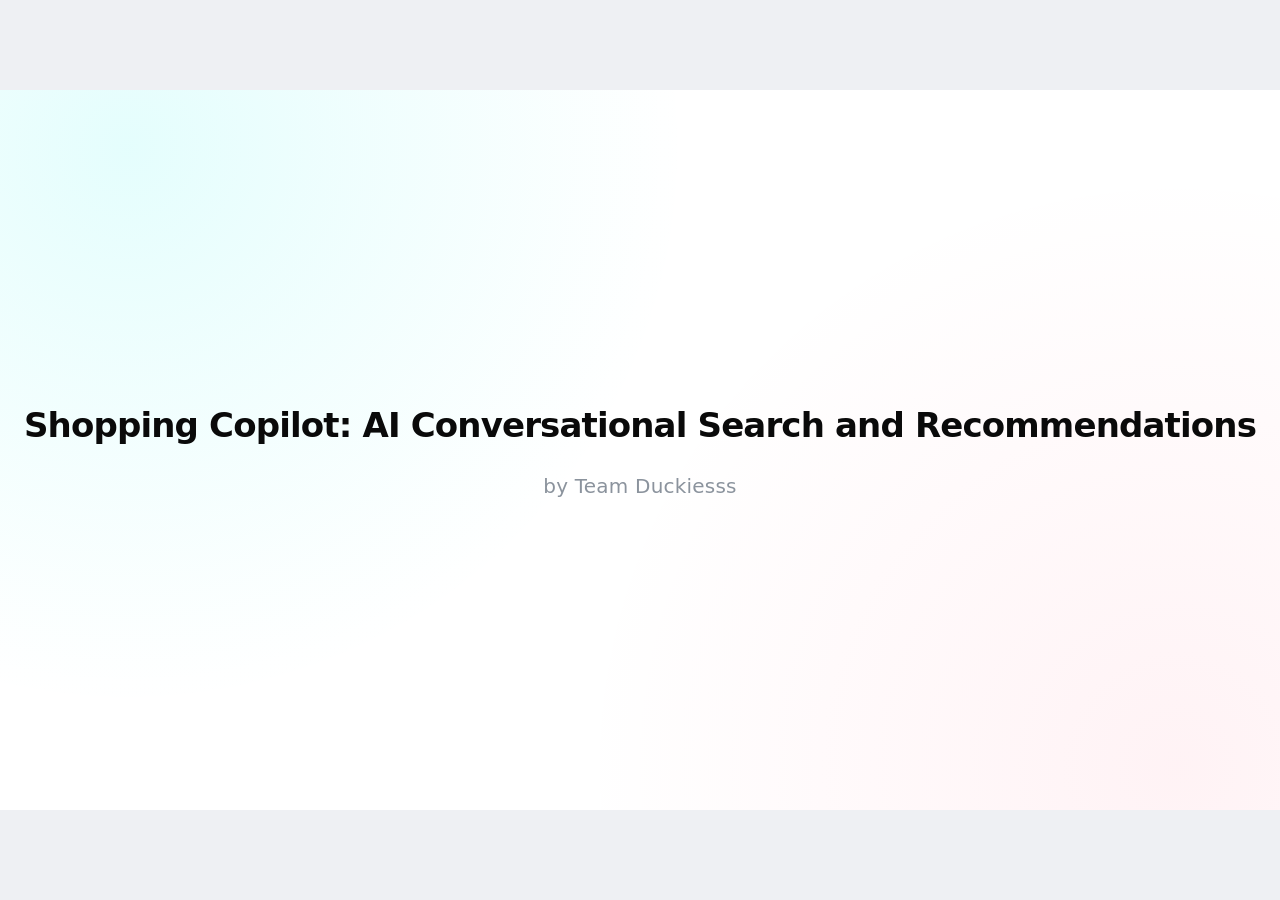
<file: presentation/baseline.html>
<!DOCTYPE html>
<html lang="en">
<head>
  <meta charset="UTF-8" />
  <meta name="viewport" content="width=device-width, initial-scale=1.0" />
  <title>Shopping Copilot</title>
  <style>
    :root {
      --bg: #ffffff;
      --surface: #f7f8fa;
      --border: #e4e7ec;
      --text: #0a0a0a;
      --heading: #0f1319;
      --muted: #8b939d;
      --label: #9aa2ac;
      --provided: #0a97c4;
      --shortcoming: #e5397a;
    }

    * { box-sizing: border-box; margin: 0; padding: 0; }
    html, body { height: 100%; }

    body {
      font-family: "Segoe UI", system-ui, -apple-system, "Helvetica Neue", Arial, sans-serif;
      background: #eef0f3;
      color: var(--text);
      line-height: 1.5;
      display: flex;
      align-items: center;
      justify-content: center;
      overflow: hidden;
    }

    /* fixed-size slide, scaled to the viewport by the script below */
    .slide {
      position: relative;
      width: 1280px;
      height: 720px;
      flex: 0 0 auto;
      overflow: hidden;
      cursor: pointer;
      transform-origin: center center;
      background:
        radial-gradient(circle at 10% 8%, rgba(37, 244, 238, 0.12), transparent 42%),
        radial-gradient(circle at 92% 94%, rgba(254, 44, 85, 0.06), transparent 44%),
        var(--bg);
    }

    /* each step fills the slide; crossfade + slight slide between them */
    .panel {
      position: absolute;
      inset: 0;
      display: flex;
      flex-direction: column;
      opacity: 0;
      transform: translateX(24px);
      transition: opacity 0.45s ease, transform 0.45s ease;
      pointer-events: none;
    }
    .panel.active {
      opacity: 1;
      transform: none;
      pointer-events: auto;
    }

    /* ---------------------------------------------------------------- title */
    .panel.title {
      align-items: center;
      justify-content: center;
      text-align: center;
      padding: 48px;
    }
    .title h1 {
      font-size: 34px;
      font-weight: 800;
      letter-spacing: -0.025em;
      color: var(--text);
      white-space: nowrap;
    }
    .title .by {
      margin-top: 20px;
      font-size: 20px;
      color: var(--muted);
      letter-spacing: 0.01em;
    }

    /* -------------------------------------------------------- shortcomings */
    .panel.shortcomings { padding: 44px 56px 48px; }

    .shortcomings h1 {
      font-size: 40px;
      font-weight: 800;
      letter-spacing: -0.022em;
      color: var(--text);
      margin-bottom: 24px;
    }

    .grid {
      flex: 1 1 auto;
      display: grid;
      grid-template-columns: 1fr 1fr;
      grid-auto-rows: 1fr;
      gap: 24px;
    }

    .card {
      background: var(--surface);
      border: 1px solid var(--border);
      border-radius: 16px;
      padding: 34px 34px;
      display: flex;
      flex-direction: column;
      transition: opacity 0.3s ease, border-color 0.3s ease, box-shadow 0.3s ease;
    }
    .card.dim { opacity: 0.38; }
    .card.lit {
      border-color: var(--provided);
      box-shadow: 0 10px 34px rgba(10, 151, 196, 0.18);
    }

    /* top block — badge in the gutter, label + heading indented beside it */
    .provided {
      display: flex;
      align-items: flex-start;
      gap: 14px;
    }

    .badge {
      flex: 0 0 auto;
      width: 24px;
      height: 24px;
      border-radius: 7px;
      background: rgba(10, 151, 196, 0.12);
      border: 1px solid rgba(10, 151, 196, 0.20);
      color: var(--provided);
      font-size: 12px;
      font-weight: 700;
      display: flex;
      align-items: center;
      justify-content: center;
      margin-top: 1px;
    }

    .tag {
      font-size: 10.5px;
      font-weight: 700;
      letter-spacing: 0.13em;
      text-transform: uppercase;
    }
    .tag.provided-tag { color: var(--label); }
    .tag.shortcoming-tag { color: var(--shortcoming); }

    .provided h2 {
      font-size: 19px;
      font-weight: 700;
      color: var(--heading);
      letter-spacing: -0.01em;
      margin-top: 4px;
    }

    .divider {
      border-top: 1px solid #e6e9ee;
      margin: 18px 0 16px;
    }

    .shortcoming h3 {
      font-size: 18px;
      font-weight: 700;
      color: var(--heading);
      letter-spacing: -0.01em;
      margin-top: 9px;
    }

    .shortcoming p {
      font-size: 13.5px;
      line-height: 1.5;
      color: var(--muted);
      margin-top: 11px;
      max-width: 540px;
    }
  </style>
</head>
<body>
  <div class="slide" id="slide">

    <section class="panel title active">
      <h1>Shopping Copilot: AI Conversational Search and Recommendations</h1>
      <div class="by">by Team Duckiesss</div>
    </section>

    <section class="panel shortcomings">
      <h1>Shortcomings of the provided baseline agent</h1>

      <div class="grid">
        <div class="card">
          <div class="provided">
            <span class="badge">1</span>
            <div>
              <div class="tag provided-tag">Provided</div>
              <h2>A clarification question each turn</h2>
            </div>
          </div>
          <div class="divider"></div>
          <div class="shortcoming">
            <div class="tag shortcoming-tag">Shortcoming</div>
            <h3>It never asks one.</h3>
            <p>The customer only reveals a constraint when asked for that attribute, so nine of the ten turns return no new information.</p>
          </div>
        </div>

        <div class="card">
          <div class="provided">
            <span class="badge">2</span>
            <div>
              <div class="tag provided-tag">Provided</div>
              <h2>Per-session state and a user profile</h2>
            </div>
          </div>
          <div class="divider"></div>
          <div class="shortcoming">
            <div class="tag shortcoming-tag">Shortcoming</div>
            <h3>It reads only the current turn.</h3>
            <p>Constraints never accumulate, the profile is unused, and an intent override or a &ldquo;no preference&rdquo; reply is not handled.</p>
          </div>
        </div>

        <div class="card">
          <div class="provided">
            <span class="badge">3</span>
            <div>
              <div class="tag provided-tag">Provided</div>
              <h2>Full-text search over 50,000 products</h2>
            </div>
          </div>
          <div class="divider"></div>
          <div class="shortcoming">
            <div class="tag shortcoming-tag">Shortcoming</div>
            <h3>One query shape: all keywords joined by OR.</h3>
            <p>It cannot require two attributes together, so a single rare word outranks a product matching the whole description.</p>
          </div>
        </div>

        <div class="card">
          <div class="provided">
            <span class="badge">4</span>
            <div>
              <div class="tag provided-tag">Provided</div>
              <h2>A ranked Top-10 recommendation list</h2>
            </div>
          </div>
          <div class="divider"></div>
          <div class="shortcoming">
            <div class="tag shortcoming-tag">Shortcoming</div>
            <h3>It returns the index's first ten rows unchanged.</h3>
            <p>With no reranking stage, nothing demotes the wrong colour, an over-budget price, or an item the customer already rejected.</p>
          </div>
        </div>
      </div>
    </section>
  </div>

  <script>
    (function () {
      var slide = document.getElementById("slide");
      var titlePanel = slide.querySelector(".panel.title");
      var shortPanel = slide.querySelector(".panel.shortcomings");
      var cards = Array.prototype.slice.call(shortPanel.querySelectorAll(".card"));

      // 0 = title; 1..4 = shortcomings slide with card N highlighted
      var MAX = 4;
      var step = 0;

      function render() {
        titlePanel.classList.toggle("active", step === 0);
        shortPanel.classList.toggle("active", step >= 1);
        cards.forEach(function (card, i) {
          var lit = step >= 1 && i === step - 1;
          card.classList.toggle("lit", lit);
          card.classList.toggle("dim", step >= 1 && !lit);
        });
      }

      function go(delta) {
        var next = Math.max(0, Math.min(MAX, step + delta));
        if (next === step) return;
        step = next;
        render();
      }

      slide.addEventListener("click", function () { go(1); });
      document.addEventListener("keydown", function (e) {
        if (e.key === "ArrowRight" || e.key === "PageDown" || e.key === " ") { e.preventDefault(); go(1); }
        if (e.key === "ArrowLeft" || e.key === "PageUp") go(-1);
      });
      render();

      // Scale the fixed 1280x720 slide to fit whatever window it is viewed in.
      function fit() {
        var s = Math.min(window.innerWidth / 1280, window.innerHeight / 720);
        slide.style.transform = "scale(" + s + ")";
      }
      fit();
      window.addEventListener("resize", fit);
    })();
  </script>
</body>
</html>
</file>
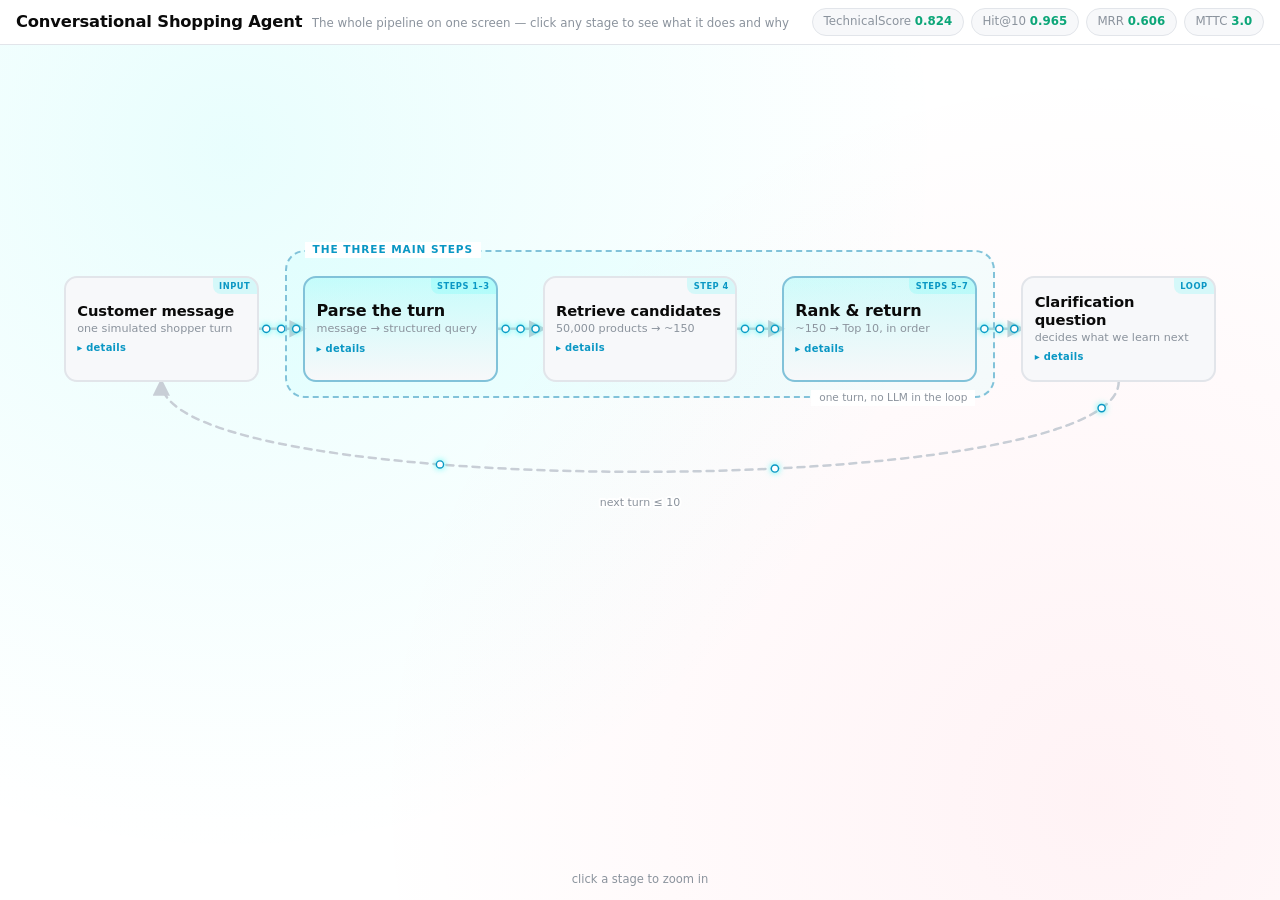
<file: presentation/index-simple.html>
<!DOCTYPE html>
<html lang="en">
<head>
  <meta charset="UTF-8" />
  <meta name="viewport" content="width=device-width, initial-scale=1.0" />
  <title>TechJam Agent — Pipeline</title>
  <style>
    :root {
      --bg: #ffffff;
      --surface: #f7f8fa;
      --border: #e2e5ea;
      --text: #0a0a0a;
      --muted: #8b939d;
      --accent: #0a97c4;
      --cyan: #25f4ee;
      --accent-soft: rgba(37, 244, 238, 0.16);
      --success: #0ca678;
    }

    * { box-sizing: border-box; margin: 0; padding: 0; }
    html, body { height: 100%; }

    body {
      font-family: "Segoe UI", system-ui, -apple-system, sans-serif;
      background: var(--bg);
      color: var(--text);
      line-height: 1.5;
      display: flex;
      flex-direction: column;
      overflow: hidden;
    }

    /* --------------------------------------------------------------- header */
    header {
      flex: 0 0 auto;
      display: flex;
      align-items: center;
      gap: 1rem;
      padding: 0.5rem 1rem;
      border-bottom: 1px solid var(--border);
    }
    .brand { display: flex; align-items: baseline; gap: 0.6rem; min-width: 0; }
    .brand h1 { font-size: 1.02rem; font-weight: 650; letter-spacing: -0.01em; white-space: nowrap; }
    .brand .tagline { font-size: 0.74rem; color: var(--muted); white-space: nowrap; overflow: hidden; text-overflow: ellipsis; }

    .metrics { margin-left: auto; display: flex; gap: 0.4rem; }
    .metric {
      background: var(--surface);
      border: 1px solid var(--border);
      border-radius: 999px;
      padding: 0.26rem 0.68rem;
      font-size: 0.74rem;
      color: var(--muted);
      white-space: nowrap;
    }
    .metric strong { color: var(--success); font-weight: 700; }
    @media (max-width: 860px) { .brand .tagline { display: none; } }
    @media (max-width: 620px) { .metric:nth-child(n+3) { display: none; } }

    /* ---------------------------------------------------------------- stage */
    .stage {
      flex: 1 1 auto;
      position: relative;
      overflow: hidden;
      background:
        radial-gradient(circle at 18% 12%, rgba(37, 244, 238, 0.10), transparent 55%),
        radial-gradient(circle at 86% 88%, rgba(254, 44, 85, 0.06), transparent 55%),
        var(--bg);
    }
    .layer { position: absolute; inset: 0; }

    /* ----------------------------------------------------------------- wires */
    .wires { position: absolute; inset: 0; overflow: visible; pointer-events: none; transition: opacity 0.3s; }
    .wires.dim { opacity: 0; }
    .wire { fill: none; stroke: #c8ced6; stroke-width: 2.5; stroke-linecap: round; }
    .wire.loop { stroke-dasharray: 7 6; animation: march 1.1s linear infinite; }
    @keyframes march { to { stroke-dashoffset: -13; } }
    .wire-label {
      fill: var(--muted); font-size: 11px; font-family: inherit;
      paint-order: stroke; stroke: var(--bg); stroke-width: 4px; stroke-linejoin: round;
    }
    .fd {
      fill: #ffffff; stroke: var(--accent); stroke-width: 1.4;
      filter: drop-shadow(0 0 3px color-mix(in srgb, var(--cyan) 80%, transparent));
    }

    /* ----------------------------------------------------------- group frame */
    .frame {
      position: absolute;
      border: 2px dashed color-mix(in srgb, var(--accent) 45%, var(--border));
      border-radius: 20px;
      background: color-mix(in srgb, var(--cyan) 5%, transparent);
      pointer-events: none;
      transition: opacity 0.3s ease;
      animation: pop 0.34s cubic-bezier(0.4, 0, 0.2, 1) both;
    }
    .frame.dim { opacity: 0; }
    .frame-label {
      position: absolute; top: -0.62rem; left: 18px;
      padding: 0 0.5rem;
      background: var(--bg);
      font-size: 0.66rem; font-weight: 700;
      text-transform: uppercase; letter-spacing: 0.09em;
      color: var(--accent);
      white-space: nowrap;
    }
    .frame-note {
      position: absolute; bottom: -0.62rem; right: 18px;
      padding: 0 0.5rem;
      background: var(--bg);
      font-size: 0.66rem; color: var(--muted);
      white-space: nowrap;
    }
    @media (max-width: 700px) { .frame-note { display: none; } }

    /* ----------------------------------------------------------------- nodes */
    .node {
      position: absolute;
      background: var(--surface);
      border: 2px solid var(--border);
      border-radius: 13px;
      padding: 0.5rem 0.7rem;
      display: flex; flex-direction: column; justify-content: center; gap: 0.12rem;
      text-align: left;
      cursor: pointer;
      font: inherit; color: inherit;
      overflow: hidden;
      animation: pop 0.34s cubic-bezier(0.4, 0, 0.2, 1) both;
      transition: transform 0.5s cubic-bezier(0.4, 0, 0.2, 1), opacity 0.4s ease,
                  border-color 0.18s, box-shadow 0.18s, background 0.18s;
    }
    @keyframes pop {
      from { opacity: 0; transform: translateY(12px) scale(0.96); }
      to   { opacity: 1; transform: none; }
    }
    .node:hover { border-color: var(--accent); }
    .node.group {
      border-color: color-mix(in srgb, var(--accent) 45%, var(--border));
      background: linear-gradient(180deg, var(--accent-soft), var(--surface));
    }
    .node.away { opacity: 0; transform: scale(0.82) !important; pointer-events: none; }
    .node.hero {
      z-index: 4;
      border-color: var(--accent);
      background: var(--accent-soft);
      box-shadow: 0 12px 34px rgba(10, 20, 40, 0.16), 0 0 0 4px rgba(10, 151, 196, 0.16);
      cursor: default;
    }
    .node.hero .n-hint { display: none; }

    .n-tag {
      position: absolute; top: 0; right: 0;
      font-size: 0.52rem; text-transform: uppercase; letter-spacing: 0.06em; font-weight: 700;
      padding: 0.1rem 0.4rem;
      color: var(--accent);
      background: var(--accent-soft);
      border-bottom-left-radius: 8px;
    }
    .n-title { font-weight: 650; font-size: 0.92rem; line-height: 1.2; letter-spacing: -0.005em; }
    .node.group .n-title { font-size: 1rem; }
    .n-sub { font-size: 0.7rem; color: var(--muted); line-height: 1.25; }
    .n-hint { margin-top: 0.2rem; font-size: 0.62rem; font-weight: 700; letter-spacing: 0.03em; color: var(--accent); }

    /* ----------------------------------------------------------- sub-steps */
    .strip {
      position: absolute; left: 0; right: 0; z-index: 3;
      display: flex; justify-content: center; align-items: stretch;
      gap: 8px; padding: 0 24px;
      pointer-events: none;
    }
    .strip[hidden] { display: none; }
    .sub {
      flex: 0 1 190px; min-width: 0;
      display: flex; flex-direction: column; justify-content: center; gap: 0.12rem;
      background: var(--surface);
      border: 1.5px solid color-mix(in srgb, var(--accent) 30%, var(--border));
      border-radius: 10px;
      padding: 0.5rem 0.7rem;
      text-align: center;
      pointer-events: auto;
      font: inherit; color: inherit; cursor: pointer;
      opacity: 0; transform: translateY(6px) scale(0.96);
      transition: opacity 0.3s ease, transform 0.3s cubic-bezier(0.4, 0, 0.2, 1),
                  border-color 0.18s, background 0.18s, box-shadow 0.18s;
    }
    .strip.show .sub { opacity: 1; transform: none; }
    .sub:hover { border-color: var(--accent); }
    .sub.active {
      border-color: var(--accent);
      background: var(--accent-soft);
      box-shadow: 0 0 0 3px rgba(10, 151, 196, 0.14);
    }
    .sub .s-n {
      font-size: 0.64rem; font-weight: 700; letter-spacing: 0.06em;
      text-transform: uppercase; color: var(--accent);
    }
    .sub .s-t { font-size: 0.98rem; font-weight: 650; line-height: 1.2; letter-spacing: -0.005em; }
    .sub .s-s {
      font-size: 0.74rem; color: var(--muted); line-height: 1.2;
      font-family: ui-monospace, SFMono-Regular, Menlo, monospace;
    }
    .sub-arrow { flex: 0 0 auto; align-self: center; color: var(--muted); font-size: 0.8rem; }

    /* --------------------------------------------------------------- detail */
    .detail {
      position: absolute; z-index: 3;
      overflow-x: hidden; overflow-y: auto;
      overscroll-behavior: contain;
      padding-right: 4px;
      opacity: 0; transform: translateY(10px);
      transition: opacity 0.34s 0.12s ease, transform 0.34s 0.12s cubic-bezier(0.4, 0, 0.2, 1);
    }
    .detail.show { opacity: 1; transform: none; }
    .detail[hidden] { display: none; }

    .d-file {
      font-size: 0.8rem; font-weight: 700; letter-spacing: 0.02em;
      color: var(--success);
      background: var(--surface); border: 1px solid var(--border);
      border-radius: 5px; padding: 0.12rem 0.45rem; display: inline-block;
      font-family: ui-monospace, SFMono-Regular, Menlo, monospace;
    }
    .d-lead { font-size: 1rem; color: var(--text); margin: 0.5rem 0 0.2rem; max-width: 104ch; }
    .d-cols { display: flex; flex-wrap: wrap; gap: 0.3rem 2.4rem; margin-top: 0.35rem; }
    .d-cols > div { min-width: 0; }
    .d-main { flex: 1.45 1 420px; }
    .d-side { flex: 1 1 320px; }
    .detail h4 {
      font-size: 0.72rem; text-transform: uppercase; letter-spacing: 0.08em;
      color: var(--muted); font-weight: 700;
      margin: 0.55rem 0 0.3rem; padding-bottom: 0.2rem;
      border-bottom: 1px solid var(--border);
    }
    .detail ul { list-style: none; margin: 0; }
    .detail li {
      position: relative; padding-left: 1rem;
      font-size: 0.95rem; line-height: 1.45;
      margin-bottom: 0.3rem; color: var(--text);
    }
    .detail li::before {
      content: ""; position: absolute; left: 0; top: 0.5em;
      width: 5px; height: 5px; border-radius: 50%; background: var(--accent);
    }
    .detail p.d-why { font-size: 0.95rem; line-height: 1.5; color: var(--text); }
    /* -------------------------------------------- group overview: step list */
    /* short overviews sit in the middle of the page instead of hugging the
       top-left corner; `safe center` keeps the top reachable if it overflows */
    .detail.center {
      display: flex; flex-direction: column; align-items: center;
      justify-content: center;
      justify-content: safe center;
      text-align: center;
    }
    .detail.center .d-lead { max-width: 86ch; }
    .detail.center .d-steps { text-align: left; margin-left: auto; margin-right: auto; }

    .d-steps { list-style: none; counter-reset: ds; margin: 0.5rem 0 0; max-width: 74ch; }
    .d-steps li {
      counter-increment: ds;
      position: relative; padding-left: 2.1rem;
      margin-bottom: 0.55rem;
      display: flex; flex-wrap: wrap; align-items: baseline; gap: 0 0.55rem;
    }
    .d-steps li::before {
      content: counter(ds);
      position: absolute; left: 0; top: 0.06em;
      width: 1.45rem; height: 1.45rem; border-radius: 50%;
      display: grid; place-items: center;
      background: var(--accent-soft); color: var(--accent);
      border: 1px solid color-mix(in srgb, var(--accent) 40%, var(--border));
      font-size: 0.76rem; font-weight: 700;
    }
    .ds-t { font-size: 1rem; font-weight: 650; letter-spacing: -0.005em; }
    .ds-d { flex: 1 1 380px; font-size: 0.95rem; line-height: 1.45; color: var(--muted); }
    .d-foot { margin-top: 0.5rem; font-size: 0.8rem; color: var(--muted); }

    /* ------------------------------------------------- inline detail diagram */
    .d-diagram { margin: 0.5rem auto 0.1rem; max-width: 980px; }
    .d-diagram svg { display: block; width: 100%; height: auto; overflow: visible; }
    .dg-box {
      fill: var(--surface);
      stroke: color-mix(in srgb, var(--accent) 40%, var(--border));
      stroke-width: 1.4;
    }
    .dg-box.out { fill: var(--accent-soft); stroke: var(--accent); stroke-width: 1.8; }
    .dg-t { fill: var(--text); font-family: inherit; font-size: 11.5px; font-weight: 650; }
    .dg-s {
      fill: var(--muted); font-size: 9.6px;
      font-family: ui-monospace, SFMono-Regular, Menlo, monospace;
    }
    .dg-o { fill: var(--text); font-family: inherit; font-size: 12.5px; font-weight: 700; }
    .dg-cap { fill: var(--muted); font-family: inherit; font-size: 10px; }
    .dg-w { fill: none; stroke: #c8ced6; stroke-width: 1.6; stroke-linecap: round; }

    .d-eg {
      margin-top: 0.45rem; padding: 0.55rem 0.7rem;
      background: var(--surface); border-left: 3px solid var(--accent);
      border-radius: 6px; font-size: 0.9rem; line-height: 1.5;
    }

    /* --------------------------------------------------------------- chrome */
    .back {
      position: absolute; left: 14px; top: 14px; z-index: 6;
      border: 1px solid var(--border); background: var(--surface);
      border-radius: 9px; padding: 0.34rem 0.7rem;
      font: inherit; font-weight: 600; font-size: 0.8rem;
      color: var(--accent); cursor: pointer;
      box-shadow: 0 6px 16px rgba(10, 20, 40, 0.08);
    }
    .back:hover { border-color: var(--accent); }
    .back[hidden] { display: none; }

    .hint {
      position: absolute; left: 50%; bottom: 12px; transform: translateX(-50%);
      font-size: 0.72rem; color: var(--muted);
      pointer-events: none; white-space: nowrap;
    }
    @media (max-width: 640px) { .hint { display: none; } }

    /* short windows (13" laptop, projector): shrink the copy rather than scroll it */
    @media (max-height: 760px) {
      .d-lead { font-size: 0.92rem; margin-top: 0.4rem; }
      .detail li { font-size: 0.85rem; line-height: 1.35; margin-bottom: 0.22rem; }
      .detail p.d-why { font-size: 0.85rem; line-height: 1.38; }
      .d-eg { font-size: 0.8rem; padding: 0.42rem 0.6rem; }
      .d-diagram { max-width: 700px; margin-top: 0.35rem; }
      .d-steps li { margin-bottom: 0.4rem; }
      .ds-t { font-size: 0.92rem; }
      .ds-d { font-size: 0.85rem; line-height: 1.38; }
      .detail h4 { margin: 0.42rem 0 0.24rem; }
      .sub { padding: 0.4rem 0.6rem; }
    }

    @media (prefers-reduced-motion: reduce) {
      .node, .detail, .frame { animation: none; transition: opacity 0.2s; }
      .wire.loop { animation: none; }
      .fd { display: none; }
    }
  </style>
</head>
<body>
  <header>
    <div class="brand">
      <h1>Conversational Shopping Agent</h1>
      <span class="tagline">The whole pipeline on one screen — click any stage to see what it does and why</span>
    </div>
    <div class="metrics">
      <span class="metric">TechnicalScore <strong>0.824</strong></span>
      <span class="metric">Hit@10 <strong>0.965</strong></span>
      <span class="metric">MRR <strong>0.606</strong></span>
      <span class="metric">MTTC <strong>3.0</strong></span>
    </div>
  </header>

  <div class="stage" id="stage">
    <svg class="wires" id="wires" xmlns="http://www.w3.org/2000/svg" xmlns:xlink="http://www.w3.org/1999/xlink"></svg>
    <div class="layer" id="frames"></div>
    <div class="layer" id="nodes"></div>
    <div class="strip" id="substeps" hidden></div>
    <div class="detail" id="detail" hidden></div>
    <button class="back" id="back" hidden>&larr; Back</button>
    <p class="hint" id="hint">click a stage to zoom in</p>
  </div>

  <script>
    /* ============================================================= structure */
    const ORDER = ["input", "understand", "retrieve", "rank", "question"];
    const GROUPY = new Set(["understand", "rank"]);
    const META = {
      input:      { tag: "Input",      title: "Customer message",      sub: "one simulated shopper turn" },
      understand: { tag: "Steps 1–3",  title: "Parse the turn",        sub: "message → structured query" },
      retrieve:   { tag: "Step 4",     title: "Retrieve candidates",   sub: "50,000 products → ~150" },
      rank:       { tag: "Steps 5–7",  title: "Rank & return",         sub: "~150 → Top 10, in order" },
      question:   { tag: "Loop",       title: "Clarification question", sub: "decides what we learn next" },
    };

    /* sub-step chips shown inside a focused group box; id -> DETAIL entry */
    const SUBSTEPS = {
      understand: [
        { id: "parse",   n: "Step 1", t: "Parse message",     s: "parser.py" },
        { id: "session", n: "Step 2", t: "Session store",     s: "session_store.py" },
        { id: "plan",    n: "Step 3", t: "Build search plan", s: "search_plan.py" },
      ],
      rank: [
        { id: "rerank", n: "Step 5", t: "Rule-based rerank",    s: "rerank.py" },
        { id: "cross",  n: "Step 6", t: "Cross-encoder rerank", s: "cross_encoder_rerank.py" },
        { id: "output", n: "Step 7", t: "Top 10 + response",    s: "agent.py" },
      ],
    };

    /* ================================================= leaf detail content */
    const DETAIL = {
      input: {
        file: "evaluator/local_evaluator.py",
        lead: "Each session is one shopper and up to ten turns. There is no real conversation log behind it — the evaluator writes every message from a hidden card it builds out of the target product itself.",
        how: [
          "The card is made from the target's own title, features and details, each clue trimmed to 180 characters. So the shopper quotes the product back at us, almost word for word.",
          "It holds only about four clues in total: two hard requirements and two soft preferences. There is not much to extract, which is why asking the right question matters more than asking often.",
          "Four scenario types, and we are never told which one we are in. Buying states a requirement in the opener; browsing opens with “still exploring”; intent override replaces a preference on turn 3 or 4; boundary refuses our first question, then answers normally.",
          "A reply only carries information if it matches the attribute we asked about, and it gives at most two new clues per turn. Ask for something already covered and we get “I don't have an additional preference for colour.”",
          "The session stops the moment the target appears in our Top 10 — turn 3 with the right answer beats turn 8 with a better one.",
        ],
        why: "Because the shopper is generated from the target, the words in a reply are usually a verbatim string from that product's catalog row. Matching that wording is not a loophole; it is the strongest honest signal available. So the rest of the pipeline is built around carrying those exact words through to the ranking step instead of paraphrasing them away.",
        eg: "Turn 1 — “I'm looking for Men's T-Shirts. A key requirement is: fabric type: 100% cotton.”<br>Turn 2 — “For that, what matters is: 4.3 oz jersey knit; tagless collar.”",
      },
      understand: {
        file: "parser.py · session_store.py · search_plan.py",
        lead: "Three deterministic passes turn one turn of free text into a query the search stages can act on. No model, no API call — the same message always produces the same query.",
        steps: [
          { t: "Parse message", d: "Name what we can: material, colour, size, price, category — plus flags for a change of mind, a “no preference” answer, or a complaint." },
          { t: "Session store", d: "Fold it into one state per session, so a clue from turn 2 still counts on turn 6 and we never ask for the same thing twice." },
          { t: "Build search plan", d: "Emit required, optional and excluded terms — and the shopper's own sentences, kept word for word for retrieval and ranking alike." },
        ],
      },
      rank: {
        file: "rerank.py · cross_encoder_rerank.py · agent.py",
        lead: "Retrieval hands over roughly 150 plausible products. This stage decides the order — which matters, because the score cares a lot about whether the right one is 1st or 8th.",
        steps: [
          { t: "Rule-based rerank", d: "A hand-written score over all 150: seven signals add points, four penalties take them away. This decides who makes the shortlist." },
          { t: "Cross-encoder rerank", d: "A small pretrained model re-reads the top 15 with query and product side by side, and adjusts the order. Reordering only." },
          { t: "Top 10 + response", d: "The first 10 valid catalog IDs, best first, plus the attribute we want answered next. Zero tokens — no language model in the loop." },
        ],
      },
      parse: {
        file: "starter/components/parser.py",
        lead: "Turns one message into a list of constraints — attribute, value, positive or negative — plus three flags describing what kind of turn it was.",
        how: [
          "Word lists for material, colour, size, style, category, use case and features; a pattern for “brand X”; a pattern for price, where “under $40” becomes a hard cap and a bare “$25” becomes “around $25”.",
          "“No polyester” and “without pockets” are read as exclusions, not requirements — the same word lists are checked twice, once for each polarity.",
          "Three flags per turn: a change of mind (“actually”, “ignore my earlier preference”, “instead”), a waived attribute (“no preference”, “use your judgment”), and dissatisfaction (“not quite right”).",
          "Anything outside those lists is dropped. That is a real limitation and we treat it as one rather than papering over it.",
        ],
        why: "We tried to make the parser understand more, and stopped. Product wording is open-ended — “4.3 oz jersey knit” is exactly the phrase that identifies one t-shirt out of 50,000, and no word list will ever contain it. So retrieval and ranking read the raw sentence instead, and the parser keeps the two jobs it does reliably: naming a colour, material or price, and noticing a change of mind.",
        eg: "“Something in black, 100% cotton, under $40, no polyester.” → colour = black · material = cotton · budget = maximum $40 · material ≠ polyester",
      },
      session: {
        file: "starter/components/session_store.py",
        lead: "One state object per session holding everything the shopper has told us, everything we have already asked, and everything they have said they don't care about.",
        how: [
          "Constraints accumulate and nothing is forgotten between turns. The question policy reads the same state, which is how it avoids repeating itself.",
          "Change of mind: clear only the attribute being replaced, move its old value into the exclusion list, and mark that attribute open again so we can ask a follow-up about it.",
          "Waived attribute (“no preference for colour”): mark colour unconstrained, then stop asking about it and stop scoring it.",
          "The category from the opening line is stored separately, and a change of mind never clears it — someone changing their mind about fabric is still shopping for t-shirts.",
        ],
        why: "Our first version wiped the whole state on a change of mind and kept only the category. That threw away several turns of still-valid clues to honour one correction, and intent override was our weakest scenario because of it. Replacing just the changed attribute, and keeping the earlier clues at reduced weight, took that scenario from 0.833 to 0.967 Hit Rate.",
        eg: "Turns 1–2 give cotton, black, under $40. Turn 3: “Actually, ignore my earlier preference. What I need is: 100% polyester.” → cotton becomes an exclusion, polyester replaces it, black and the $40 cap survive untouched.",
      },
      plan: {
        file: "starter/components/search_plan.py · snippets.py",
        lead: "Builds the query object that retrieval and ranking both read: required, optional and excluded terms, plus the shopper's sentences exactly as they said them.",
        how: [
          "Sentences are cut from the raw message, not from the parser output. We strip the opener (“I'm looking for men's t-shirts,”), keep what follows the colon, split on semicolons and full stops, and drop turns that carry no information at all (“I don't have a preference for size”, “not quite right”).",
          "Clues given before a change of mind are kept at 0.35 weight rather than deleted, because the shopper replaced one thing, not everything.",
          "The anonymised profile's preference tags come in as optional terms: a small bonus if matched, never a requirement.",
          "The same list of sentences goes to retrieval and to ranking. Guaranteeing that is the entire reason this file exists.",
        ],
        why: "Ranking a product on a thinner query than the one that found it is what buried correct answers in the middle of the list. Feeding the raw sentences to retrieval lifted pool recall from 0.860 to 0.985; feeding the identical text to the ranker was worth another 0.018 on the final score, 0.772 → 0.790.",
        eg: "“For that, what matters is: 4.3 oz jersey knit; tagless collar.” → [“4.3 oz jersey knit”, “tagless collar”]",
      },
      retrieve: {
        file: "starter/components/retrieval.py",
        lead: "Cuts 50,000 products down to about 150 for the ranker to sort. It runs on SQLite's built-in full-text index, held in memory, built once when the agent starts (~40 s) and reused by every session.",
        how: [
          "Alongside the index we count how many products contain each word in the catalog. That tells us which of the shopper's words are genuinely rare, and rare words are what find one product out of 50,000 — “tagless” narrows things down, “comfortable” does not.",
          "Path A — take the four rarest words of each disclosed sentence and require all of them. If that returns nothing it relaxes: four words, then two, then any of them.",
          "Path B — one query that requires every clue at once, each clue matching any of its own words. If it comes back empty, drop the least selective clue and try again.",
          "Paths C and D — the category from the opening line, and the colour / material / brand the parser found, as broad queries. These are the safety net on a vague first turn.",
          "All paths are merged, then cut to 150 by how strong the evidence is: a product that satisfied a full multi-clue match ranks above one that merely matched a broad query, whatever the raw BM25 number says.",
        ],
        why: "If the target is not in this pool, the turn is lost no matter how good the ranking is — so this stage is judged on recall alone and only orders things loosely. The tiering matters more than it sounds: BM25 scores from a short broad query and a strict multi-clause one are not comparable, and before we tiered them a loose match could push a genuine one out of the pool entirely.",
        eg: "Measured with scripts/recall_check.py at a 200-product pool: the target is in the pool for 98.5% of sessions once everything has been disclosed, and 62.5% from the opening message alone.",
      },
      rerank: {
        file: "starter/components/rerank.py",
        lead: "One score per candidate, entirely hand-written and readable end to end. Seven terms add evidence, four take it away, and the total decides the order.",
        how: [
          "Exact sentence match: “fabric type: 100% cotton” in the title is worth 5 points, in the features or details 2.5, in the description 1. Punctuation is ignored on both sides — the shopper says “key: value” while our field text reads “key value”, so a plain substring test would miss on the colon alone.",
          "Partial credit: clues are cut off at 180 characters and can end mid-word, so each clue also scores the share of its words that the product contains. Scored per clue, so one long sentence cannot drown out three short ones.",
          "Word overlap weighted by where it lands (title 5.0 down to description 1.0), points for each named attribute the product contains, and rating × review count as a tie-break.",
          "Penalties are large on purpose: an excluded term costs up to 4 points, the wrong colour or material 3.5, over budget 5 or more, the wrong category 2.5. Showing something the shopper has already ruled out is worse than showing a merely mediocre match.",
        ],
        why: "Nothing here is learned, so every regression traces back to a single number that we can read and change. It is also fast enough to score 150 products per turn on a CPU, which is what lets the whole agent run offline with no API bill.",
        eg: "A plain cotton tee and the target both match “cotton”. The target also covers “4.3 oz jersey knit” and “tagless collar” — that coverage, not the word “cotton”, is what separates them.",
      },
      cross: {
        file: "starter/components/cross_encoder_rerank.py",
        lead: "A small pretrained ranking model (ms-marco-MiniLM-L-6-v2, about 90 MB) re-reads the top 15 with the query and the product text side by side, and adjusts the order.",
        how: [
          "final score = rule score + 2.0 × model score, applied to the top 15 only. Both numbers came from a sweep over the public set, in scripts/cross_encoder_sweep.py.",
          "A cross-encoder reads the pair together instead of comparing two separately-computed embeddings. That is slower, but far better at the last few positions — which is exactly where MRR is won.",
          "It runs locally on CPU: no API, no key, nothing billed per turn. The weights download once on first run and are cached after that.",
          "TECHJAM_CROSS_ENCODER_DISABLE=1 turns it off and returns the pure rule ranking, which is how we measure what it is actually worth.",
        ],
        why: "It is worth about +0.007 on the final score: MRR 0.583 → 0.606, with Hit Rate unchanged at 0.965 and identical in all four scenarios. Small, but it is the one stage that can improve the top of the list without risking the bottom of it, because it only reorders a shortlist the rules already agreed on. The clearest gain is on intent override, MRR 0.690 → 0.765.",
        eg: "The rules have the target 3rd. Read together with the query, it goes 1st — worth 0.67 of MRR on that session.",
      },
      output: {
        file: "starter/agent.py",
        lead: "Assemble the reply: up to 10 product IDs best first, a message, the attribute we want answered next, and a token count of zero.",
        how: [
          "The evaluator keeps the first 10 unique IDs that exist in the catalog and drops everything else, so there is nothing to gain from padding the list.",
          "A hit is exact parent_asin equality anywhere in those 10. MRR is 1 / position, so position is worth real points — 1st is worth five times 5th.",
          "If respond() throws or returns the wrong shape, the evaluator catches it and scores that turn as a miss. No crash, no error message, just a wasted turn — so the whole path is defensive.",
          "Token usage is reported as zero, because there is no language model in the loop at all.",
        ],
        why: "Everything upstream exists to fill these ten slots in the right order. It is also where we stay inside the competition rules: the standard library plus one small local model, no edits to the catalog, no IDs invented outside it, no training and no external calls.",
        eg: "{ recommendations: [{parent_asin: “B07…”}, … 10 items], ask_attribute: “feature”, usage: { prompt_tokens: 0, completion_tokens: 0 } }",
      },
      question: {
        file: "starter/components/questions.py",
        lead: "Pick the single attribute to ask about next. The shopper only answers the attribute we name, so this one choice decides what we learn on the following turn.",
        how: [
          "Never ask for something already answered, already asked, or explicitly waived — the session state tracks all three.",
          "Ask about a feature first, and not by taste: the evaluator files any clue it cannot label as budget, material, colour, size, style or use case under “feature”, which makes it by far the largest bucket of things left to learn.",
          "If the opening line already carried a hard requirement — a buying session — skip past category and spend the turns on details instead.",
          "From turn 5 the catch-all “other” moves up the list, and from turn 7 it wins outright. It matches any remaining clue whatsoever, which is the right move once the specific questions are exhausted.",
          "Straight after a change of mind, ask about the attribute that just changed, since the replacement usually arrives as a bare word (“polyester”) rather than the full detail we need.",
        ],
        why: "Rewriting this policy was the single biggest score gain in the project — +0.097, more than any retrieval or model change — and it costs nothing at runtime. It works because the simulated shopper is generous when asked precisely and silent when asked vaguely, and because time is scored: every wasted question adds a turn to MTTC and drags Efficiency down with it.",
        eg: "“What feature matters most to you?” (ask_attribute: feature) → “For that, what matters is: 4.3 oz jersey knit; tagless collar.” Two new clues, and the next retrieval finds the target.",
      },
    };

    /* ================================================ inline detail diagrams */
    /* four retrieval paths run independently, then merge into one pool */
    const PATHS = [
      { t: "Path A · rare terms",  s: "4 rarest words per clue, AND" },
      { t: "Path B · every clue",  s: "conjunctive, relaxes if empty" },
      { t: "Path C · category",    s: "from the opening line" },
      { t: "Path D · attributes",  s: "colour · material · brand" },
    ];

    function retrievalPathsSVG() {
      const BW = 204, BH = 46, GAP = 28, MX = 450, MY = 100;
      const boxes = PATHS.map((p, i) => {
        const x = i * (BW + GAP);
        /* land on distinct points of the merge box so the four heads funnel in
           rather than pile up on one pixel */
        return { ...p, x, cx: x + BW / 2, ex: MX + (i - 1.5) * 46 };
      });

      const wires = boxes
        .map((b) => `<path class="dg-w" d="M ${b.cx} ${BH} C ${b.cx} ${BH + 32}, ${b.ex} ${MY - 34}, ${b.ex} ${MY}" marker-end="url(#dgah)"/>`)
        .join("");

      const cells = boxes
        .map((b) =>
          `<rect class="dg-box" x="${b.x}" y="0" width="${BW}" height="${BH}" rx="10"/>` +
          `<text class="dg-t" x="${b.cx}" y="19" text-anchor="middle">${b.t}</text>` +
          `<text class="dg-s" x="${b.cx}" y="34" text-anchor="middle">${b.s}</text>`
        )
        .join("");

      return (
        `<div class="d-diagram"><svg viewBox="0 0 900 154" role="img" ` +
        `aria-label="Four retrieval paths — rare terms, every clue, category and attributes — merging into one pool of about 150 candidates.">` +
        `<defs><marker id="dgah" viewBox="0 0 10 10" refX="8" refY="5" markerWidth="6" markerHeight="6" orient="auto-start-reverse">` +
        `<path d="M0 0 L10 5 L0 10 z" fill="#c8ced6"/></marker></defs>` +
        wires + cells +
        `<rect class="dg-box out" x="300" y="${MY}" width="300" height="36" rx="11"/>` +
        `<text class="dg-o" x="${MX}" y="${MY + 23}" text-anchor="middle">merge → one pool of ~150</text>` +
        `<text class="dg-cap" x="${MX}" y="152" text-anchor="middle">` +
        `cut by evidence tier, not by raw BM25 — a full multi-clue match outranks a broad one</text>` +
        `</svg></div>`
      );
    }

    const DIAGRAMS = { retrieve: retrievalPathsSVG };

    /* ============================================================== elements */
    const STAGE  = document.getElementById("stage");
    const SVG    = document.getElementById("wires");
    const NODES  = document.getElementById("nodes");
    const FRAMES = document.getElementById("frames");
    const PANEL  = document.getElementById("detail");
    const SUB    = document.getElementById("substeps");
    const BACK   = document.getElementById("back");
    const HINT   = document.getElementById("hint");

    const state = { focused: null, sub: null, geo: null };

    const rect = () => STAGE.getBoundingClientRect();
    const nodeById = (nodes, id) => nodes.find((n) => n.id === id);

    /* --------------------------------------------------------------- layout */
    function layout() {
      const { width: W, height: H } = rect();
      const ids = ORDER;
      const n = ids.length;
      const gap = Math.max(28, Math.min(54, W * 0.035));
      const margin = Math.max(34, W * 0.05);
      let bw = (W - margin * 2 - gap * (n - 1)) / n;
      bw = Math.max(120, Math.min(208, bw));
      const bh = H < 760 ? 94 : 106;
      const total = bw * n + gap * (n - 1);
      const x0 = (W - total) / 2;
      const y = Math.max(66, H * 0.27);
      const nodes = ids.map((id, i) => ({ id, x: x0 + i * (bw + gap), y, w: bw, h: bh }));
      const wires = [];
      for (let i = 0; i < n - 1; i++) wires.push({ type: "h", from: ids[i], to: ids[i + 1] });
      wires.push({ type: "loop", from: "question", to: "input", label: "next turn ≤ 10" });
      const frames = [{
        from: "understand", to: "rank",
        label: "The three main steps",
        note: "one turn, no LLM in the loop",
        padX: Math.min(20, gap * 0.42), padTop: 26, padBottom: 16,
      }];
      return { nodes, wires, frames };
    }

    function wirePath(w, nodes) {
      const a = nodeById(nodes, w.from), b = nodeById(nodes, w.to);
      if (w.type === "h") {
        const x1 = a.x + a.w, y1 = a.y + a.h / 2, x2 = b.x, y2 = b.y + b.h / 2;
        const dx = Math.max(22, (x2 - x1) * 0.5);
        return `M ${x1} ${y1} C ${x1 + dx} ${y1}, ${x2 - dx} ${y2}, ${x2} ${y2}`;
      }
      const x1 = a.x + a.w / 2, y1 = a.y + a.h, x2 = b.x + b.w / 2, y2 = b.y + b.h;
      const drop = Math.max(y1, y2) + Math.min(120, a.y * 0.5 + 70);
      return `M ${x1} ${y1} C ${x1} ${drop}, ${x2} ${drop}, ${x2} ${y2}`;
    }
    function loopLabel(w, nodes) {
      const a = nodeById(nodes, w.from), b = nodeById(nodes, w.to);
      const y1 = a.y + a.h, y2 = b.y + b.h;
      const drop = Math.max(y1, y2) + Math.min(120, a.y * 0.5 + 70);
      return { x: (a.x + a.w / 2 + b.x + b.w / 2) / 2, y: drop + 4 };
    }

    /* --------------------------------------------------------------- paint */
    function paint() {
      const geo = layout();
      state.geo = geo;
      const { width: W, height: H } = rect();

      SVG.setAttribute("viewBox", `0 0 ${W} ${H}`);
      SVG.setAttribute("width", W);
      SVG.setAttribute("height", H);

      let m =
        `<defs><marker id="ah" viewBox="0 0 10 10" refX="8" refY="5" markerWidth="7" markerHeight="7" orient="auto-start-reverse">` +
        `<path d="M0 0 L10 5 L0 10 z" fill="#c8ced6"/></marker></defs>`;
      geo.wires.forEach((w, i) => {
        m += `<path id="w${i}" class="wire${w.type === "loop" ? " loop" : ""}" d="${wirePath(w, geo.nodes)}" marker-end="url(#ah)"/>`;
        if (w.label) {
          const lp = loopLabel(w, geo.nodes);
          m += `<text class="wire-label" x="${lp.x}" y="${lp.y}" text-anchor="middle">${w.label}</text>`;
        }
        const dur = w.type === "loop" ? 3.6 : 2.6;
        m += `<g class="dots">`;
        for (let k = 0; k < 3; k++) {
          m +=
            `<circle class="fd" r="3.6"><animateMotion dur="${dur}s" begin="${(-(k * dur) / 3).toFixed(2)}s" ` +
            `repeatCount="indefinite" calcMode="linear"><mpath href="#w${i}" xlink:href="#w${i}"/></animateMotion></circle>`;
        }
        m += `</g>`;
      });
      SVG.innerHTML = m;

      FRAMES.innerHTML = (geo.frames || []).map((f) => frameHTML(f, geo.nodes)).join("");

      NODES.innerHTML = geo.nodes.map((nd, i) => nodeHTML(nd, i)).join("");
      NODES.querySelectorAll(".node").forEach((el) => {
        el.addEventListener("animationend", () => { el.style.animation = "none"; }, { once: true });
        el.addEventListener("click", (ev) => { ev.stopPropagation(); onNode(el.dataset.id); });
      });

      if (state.focused) {
        applyFocus(state.focused);
      } else {
        SVG.classList.remove("dim");
        FRAMES.querySelectorAll(".frame").forEach((el) => el.classList.remove("dim"));
        PANEL.hidden = true;
        PANEL.classList.remove("show");
        SUB.hidden = true;
        SUB.classList.remove("show");
        BACK.hidden = true;
        HINT.textContent = "click a stage to zoom in";
      }
    }

    function frameHTML(f, nodes) {
      const a = nodeById(nodes, f.from), b = nodeById(nodes, f.to);
      if (!a || !b) return "";
      const x = a.x - f.padX;
      const y = a.y - f.padTop;
      const w = b.x + b.w + f.padX - x;
      const h = Math.max(a.h, b.h) + f.padTop + f.padBottom;
      return (
        `<div class="frame" style="left:${x}px;top:${y}px;width:${w}px;height:${h}px">` +
        `<span class="frame-label">${f.label}</span>` +
        (f.note ? `<span class="frame-note">${f.note}</span>` : "") +
        `</div>`
      );
    }

    function nodeHTML(nd, i) {
      const st = `left:${nd.x}px;top:${nd.y}px;width:${nd.w}px;height:${nd.h}px;animation-delay:${i * 40}ms`;
      const meta = META[nd.id];
      const grp = GROUPY.has(nd.id);
      const hint = "▸ details";
      return (
        `<button class="node ${grp ? "group" : ""}" data-id="${nd.id}" style="${st}">` +
        `<span class="n-tag">${meta.tag}</span>` +
        `<span class="n-title">${meta.title}</span>` +
        `<span class="n-sub">${meta.sub}</span>` +
        `<span class="n-hint">${hint}</span>` +
        `</button>`
      );
    }

    /* ---------------------------------------------------------- interaction */
    function onNode(id) {
      if (!state.focused) focus(id);
    }

    function focus(id) {
      state.focused = id;
      state.sub = null;
      applyFocus(id);
    }

    /* clicking a sub-step swaps the detail panel; clicking it again goes back */
    function onSub(subId) {
      state.sub = state.sub === subId ? null : subId;
      applyFocus(state.focused);
    }

    function applyFocus(id) {
      const { width: W, height: H } = rect();
      const nd = nodeById(state.geo.nodes, id);
      if (!nd) { state.focused = null; return; }

      const scale = 1.08;
      const heroTop = H < 760 ? 12 : Math.max(18, H * 0.05);
      const heroH = nd.h * scale;
      const dx = W / 2 - (nd.x + nd.w / 2);
      const dy = heroTop + heroH / 2 - (nd.y + nd.h / 2);

      SVG.classList.add("dim");
      FRAMES.querySelectorAll(".frame").forEach((el) => {
        el.style.animation = "none";
        el.classList.add("dim");
      });
      NODES.querySelectorAll(".node").forEach((el) => {
        el.style.animation = "none";
        if (el.dataset.id === id) {
          el.classList.add("hero");
          el.classList.remove("away");
          el.style.transform = `translate(${dx}px, ${dy}px) scale(${scale})`;
        } else {
          el.classList.add("away");
          el.classList.remove("hero");
          el.style.transform = "";
        }
      });

      BACK.hidden = false;
      BACK.textContent = state.sub ? "← Back to the stage" : "← Back";

      const subs = SUBSTEPS[id];
      if (subs) {
        HINT.textContent = state.sub
          ? "click the highlighted step again for the overview · Esc to zoom out"
          : "click a step for its detail · Esc to zoom out";
      } else {
        HINT.textContent = "Esc or ← Back to zoom out";
      }

      const subTop = heroTop + heroH + 12;
      const subBoxH = 88;
      const panelTop = subs ? subTop + subBoxH + 14 : heroTop + heroH + 20;
      renderSubs(subs, subTop);
      renderDetail(state.sub || id, { W, H, panelTop });
    }

    function renderSubs(subs, top) {
      if (!subs) { SUB.hidden = true; SUB.classList.remove("show"); SUB.innerHTML = ""; return; }
      SUB.style.top = top + "px";
      SUB.innerHTML = subs
        .map((x, i) =>
          (i ? `<span class="sub-arrow">→</span>` : "") +
          `<button class="sub ${state.sub === x.id ? "active" : ""}" data-sub="${x.id}" ` +
          `aria-pressed="${state.sub === x.id}" style="transition-delay:${i * 70}ms">` +
          `<span class="s-n">${x.n}</span><span class="s-t">${x.t}</span><span class="s-s">${x.s}</span>` +
          `</button>`
        )
        .join("");
      SUB.querySelectorAll(".sub").forEach((el) => {
        el.addEventListener("click", (ev) => { ev.stopPropagation(); onSub(el.dataset.sub); });
      });
      SUB.hidden = false;
      requestAnimationFrame(() => SUB.classList.add("show"));
    }

    function renderDetail(id, g) {
      const data = DETAIL[id];
      if (!data) return;
      const panelW = Math.min(1280, g.W - 40);
      const top = g.panelTop;

      /* an overview is short, so it takes the whole remaining height and
         centres inside it; a full leaf panel stays top-aligned and scrolls */
      const avail = Math.max(120, g.H - top - 16);
      const centered = Boolean(data.steps);

      PANEL.classList.toggle("center", centered);
      PANEL.style.left = (g.W - panelW) / 2 + "px";
      PANEL.style.top = top + "px";
      PANEL.style.width = panelW + "px";
      PANEL.style.maxHeight = avail + "px";
      PANEL.style.height = centered ? avail + "px" : "auto";
      /* group overviews are a one-line-per-step summary — the depth lives in
         each sub-step's own panel, so don't repeat it here */
      const body = data.steps
        ? `<ol class="d-steps">` +
          data.steps
            .map((s) => `<li><span class="ds-t">${s.t}</span><span class="ds-d">${s.d}</span></li>`)
            .join("") +
          `</ol><p class="d-foot">Click a step above for how it works and why.</p>`
        : `<div class="d-cols">` +
          `<div class="d-main"><h4>How it works</h4><ul>${data.how.map((x) => `<li>${x}</li>`).join("")}</ul></div>` +
          `<div class="d-side"><h4>Why we built it this way</h4><p class="d-why">${data.why}</p>` +
          `<h4>Example</h4><div class="d-eg">${data.eg}</div></div>` +
          `</div>`;

      PANEL.innerHTML =
        `<span class="d-file">${data.file}</span>` +
        `<p class="d-lead">${data.lead}</p>` +
        (DIAGRAMS[id] ? DIAGRAMS[id]() : "") +
        body;
      PANEL.hidden = false;
      PANEL.scrollTop = 0;
      requestAnimationFrame(() => PANEL.classList.add("show"));
    }

    function unfocus() {
      if (!state.focused) return;
      state.focused = null;
      state.sub = null;
      PANEL.classList.remove("show");
      SUB.classList.remove("show");
      setTimeout(() => {
        PANEL.hidden = true; PANEL.innerHTML = "";
        SUB.hidden = true; SUB.innerHTML = "";
      }, 300);
      SVG.classList.remove("dim");
      FRAMES.querySelectorAll(".frame").forEach((el) => el.classList.remove("dim"));
      NODES.querySelectorAll(".node").forEach((el) => {
        el.classList.remove("hero", "away");
        el.style.transform = "";
      });
      BACK.hidden = true;
      HINT.textContent = "click a stage to zoom in";
    }

    /* --------------------------------------------------------------- events */
    function goBack() {
      if (state.sub) { onSub(state.sub); return; }   // step detail -> group overview
      unfocus();
    }

    BACK.addEventListener("click", goBack);

    STAGE.addEventListener("click", (e) => {
      if (e.target.closest(".node") || e.target.closest("#detail") ||
          e.target.closest("#substeps") || e.target.closest("#back")) return;
      if (state.focused) unfocus();
    });

    window.addEventListener("keydown", (e) => {
      if (e.key !== "Escape" || !state.focused) return;
      if (state.sub) { onSub(state.sub); return; }   // step detail -> group overview
      unfocus();
    });

    let rt;
    window.addEventListener("resize", () => { clearTimeout(rt); rt = setTimeout(paint, 120); });

    /* --------------------------------------------------------------- boot */
    (function boot() {
      if (rect().height < 40) { requestAnimationFrame(boot); return; }
      paint();
    })();
  </script>
</body>
</html>
</file>
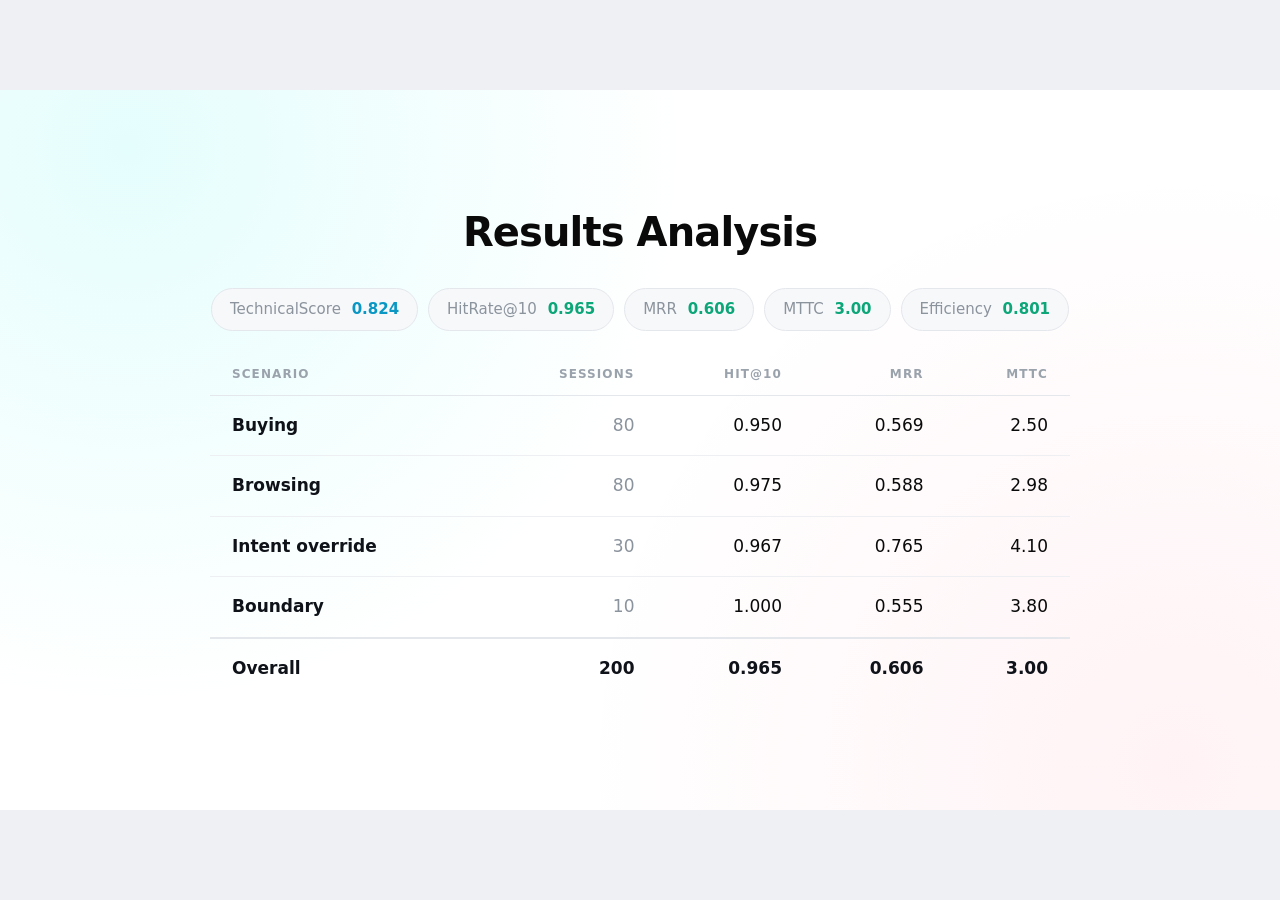
<file: presentation/results-analysis.html>
<!DOCTYPE html>
<html lang="en">
<head>
  <meta charset="UTF-8" />
  <meta name="viewport" content="width=device-width, initial-scale=1.0" />
  <title>Results Analysis</title>
  <style>
    :root {
      --bg: #ffffff;
      --surface: #f7f8fa;
      --border: #e4e7ec;
      --text: #0a0a0a;
      --heading: #0f1319;
      --muted: #8b939d;
      --label: #9aa2ac;
      --accent: #0a97c4;
      --success: #0ca678;
    }

    * { box-sizing: border-box; margin: 0; padding: 0; }
    html, body { height: 100%; }

    body {
      font-family: "Segoe UI", system-ui, -apple-system, "Helvetica Neue", Arial, sans-serif;
      background: #eef0f3;
      color: var(--text);
      line-height: 1.5;
      display: flex;
      align-items: center;
      justify-content: center;
      overflow: hidden;
    }

    /* fixed-size slide, scaled to the viewport by the script below */
    .slide {
      position: relative;
      width: 1280px;
      height: 720px;
      flex: 0 0 auto;
      overflow: hidden;
      transform-origin: center center;
      padding: 56px 64px;
      display: flex;
      flex-direction: column;
      justify-content: center;
      background:
        radial-gradient(circle at 10% 8%, rgba(37, 244, 238, 0.12), transparent 42%),
        radial-gradient(circle at 92% 94%, rgba(254, 44, 85, 0.06), transparent 44%),
        var(--bg);
    }

    h1 {
      font-size: 40px;
      font-weight: 800;
      letter-spacing: -0.022em;
      color: var(--text);
      margin-bottom: 26px;
      text-align: center;
    }

    /* headline metrics — the scored aggregate over all 200 sessions */
    .metrics {
      display: flex;
      flex-wrap: wrap;
      justify-content: center;
      gap: 10px;
      margin-bottom: 34px;
    }
    .metric {
      background: var(--surface);
      border: 1px solid var(--border);
      border-radius: 999px;
      padding: 9px 18px;
      font-size: 15px;
      color: var(--muted);
      white-space: nowrap;
    }
    .metric strong {
      color: var(--success);
      font-weight: 700;
      margin-left: 6px;
      font-variant-numeric: tabular-nums;
    }
    .metric.lead strong { color: var(--accent); }

    /* per-scenario breakdown */
    table {
      width: 100%;
      max-width: 860px;
      margin: 0 auto;
      border-collapse: collapse;
      font-variant-numeric: tabular-nums;
    }
    thead th {
      font-size: 12px;
      font-weight: 700;
      text-transform: uppercase;
      letter-spacing: 0.09em;
      color: var(--label);
      padding: 0 22px 12px;
      border-bottom: 1px solid var(--border);
      text-align: right;
    }
    thead th:first-child { text-align: left; }

    tbody td {
      font-size: 17px;
      color: var(--text);
      padding: 17px 22px;
      border-bottom: 1px solid #edeff2;
      text-align: right;
    }
    tbody td:first-child {
      text-align: left;
      font-weight: 600;
      color: var(--heading);
    }
    tbody tr:last-child td {
      border-bottom: none;
      border-top: 2px solid var(--border);
      font-weight: 700;
      color: var(--heading);
    }
    .num-muted { color: var(--muted); }
  </style>
</head>
<body>
  <div class="slide" id="slide">
    <h1>Results Analysis</h1>

    <div class="metrics">
      <span class="metric lead">TechnicalScore <strong>0.824</strong></span>
      <span class="metric">HitRate@10 <strong>0.965</strong></span>
      <span class="metric">MRR <strong>0.606</strong></span>
      <span class="metric">MTTC <strong>3.00</strong></span>
      <span class="metric">Efficiency <strong>0.801</strong></span>
    </div>

    <table>
      <thead>
        <tr>
          <th>Scenario</th>
          <th>Sessions</th>
          <th>Hit@10</th>
          <th>MRR</th>
          <th>MTTC</th>
        </tr>
      </thead>
      <tbody>
        <tr>
          <td>Buying</td>
          <td class="num-muted">80</td>
          <td>0.950</td>
          <td>0.569</td>
          <td>2.50</td>
        </tr>
        <tr>
          <td>Browsing</td>
          <td class="num-muted">80</td>
          <td>0.975</td>
          <td>0.588</td>
          <td>2.98</td>
        </tr>
        <tr>
          <td>Intent override</td>
          <td class="num-muted">30</td>
          <td>0.967</td>
          <td>0.765</td>
          <td>4.10</td>
        </tr>
        <tr>
          <td>Boundary</td>
          <td class="num-muted">10</td>
          <td>1.000</td>
          <td>0.555</td>
          <td>3.80</td>
        </tr>
        <tr>
          <td>Overall</td>
          <td>200</td>
          <td>0.965</td>
          <td>0.606</td>
          <td>3.00</td>
        </tr>
      </tbody>
    </table>
  </div>

  <script>
    // Scale the fixed 1280x720 slide to fit whatever window it is viewed in.
    (function () {
      var slide = document.getElementById("slide");
      function fit() {
        var s = Math.min(window.innerWidth / 1280, window.innerHeight / 720);
        slide.style.transform = "scale(" + s + ")";
      }
      fit();
      window.addEventListener("resize", fit);
    })();
  </script>
</body>
</html>
</file>
